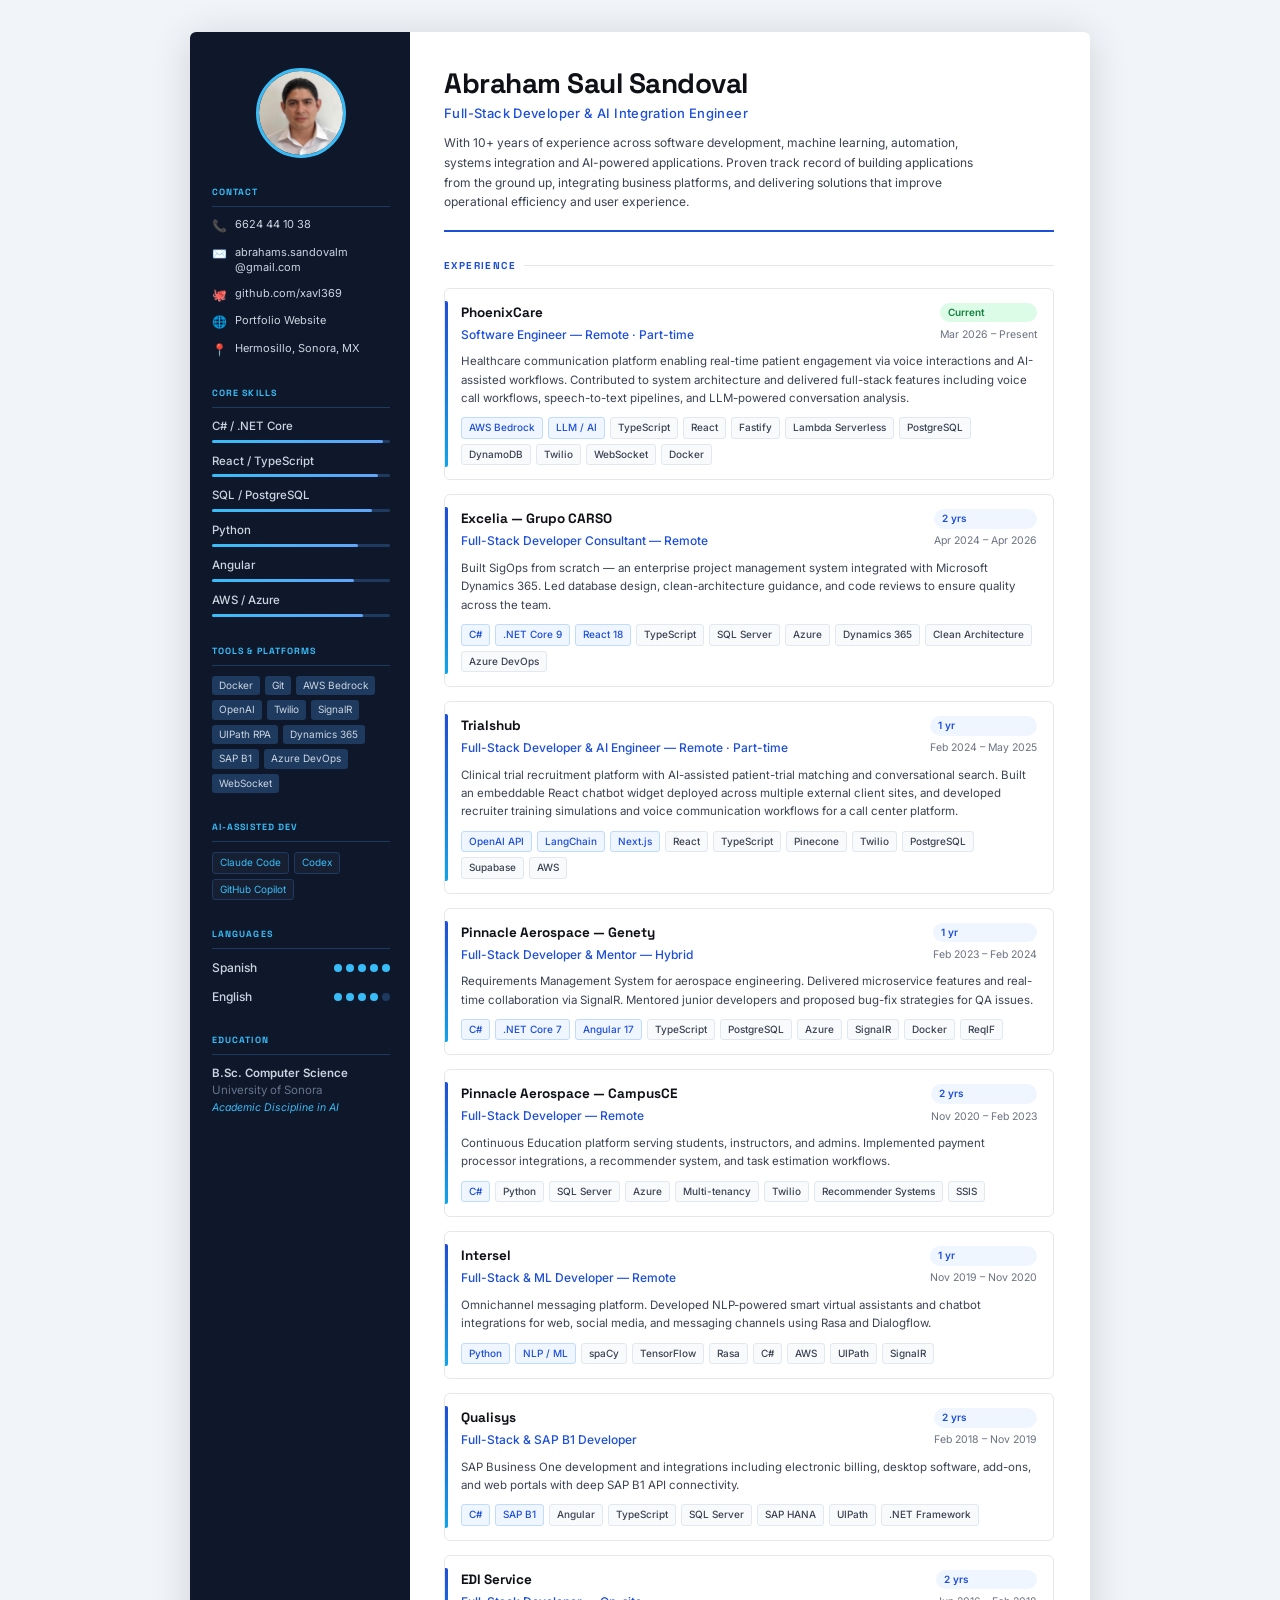
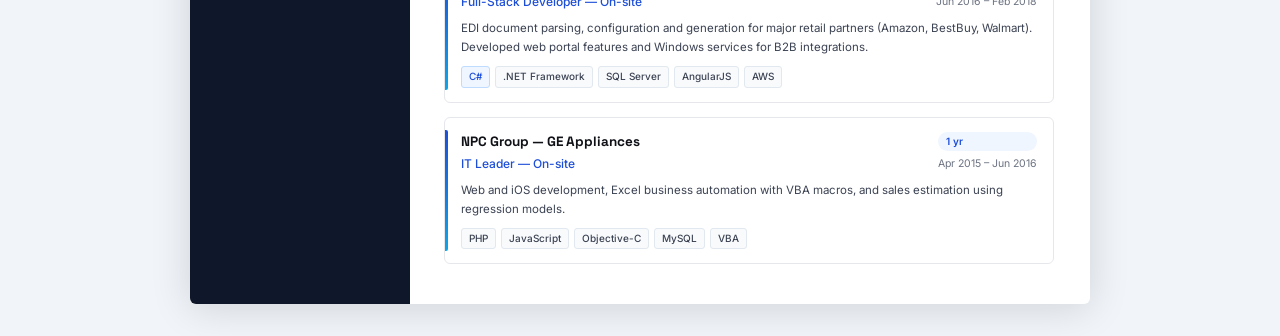
<file: cv_abraham_sandoval.html>
<!DOCTYPE html>
<html lang="en">
<head>
<meta charset="UTF-8">
<meta name="viewport" content="width=device-width, initial-scale=1.0">
<title>Abraham Saul Sandoval — Full-Stack & AI Developer</title>
<style>
  @import url('https://fonts.googleapis.com/css2?family=Inter:wght@300;400;500;600;700&family=Space+Grotesk:wght@400;500;700&display=swap');

  *, *::before, *::after { box-sizing: border-box; margin: 0; padding: 0; }

  :root {
    --ink:      #0f1117;
    --slate:    #3b4252;
    --mid:      #6b7280;
    --rule:     #e5e7eb;
    --page:     #ffffff;
    --accent:   #1d4ed8;   /* deep tech blue */
    --accent2:  #0ea5e9;   /* sky highlight */
    --chip-bg:  #eff6ff;
    --chip-txt: #1d4ed8;
    --sidebar:  #0f172a;   /* near-black sidebar */
    --sidebar2: #1e293b;
    --s-text:   #cbd5e1;
    --s-mid:    #64748b;
    --s-accent: #38bdf8;
  }

  html { font-size: 13px; }

  body {
    font-family: 'Inter', sans-serif;
    background: #f1f5f9;
    color: var(--ink);
    line-height: 1.55;
    -webkit-print-color-adjust: exact;
    print-color-adjust: exact;
  }

  /* ── PAGE SHELL ── */
  .page {
    display: grid;
    grid-template-columns: 220px 1fr;
    min-height: 100vh;
    max-width: 900px;
    margin: 32px auto;
    background: var(--page);
    box-shadow: 0 4px 40px rgba(0,0,0,.14);
    border-radius: 6px;
    overflow: hidden;
  }

  /* ── SIDEBAR ── */
  .sidebar {
    background: var(--sidebar);
    color: var(--s-text);
    padding: 36px 20px 36px 22px;
    display: flex;
    flex-direction: column;
    gap: 28px;
  }

  .avatar-wrap {
    display: flex;
    justify-content: center;
  }
  .avatar {
    width: 90px; height: 90px;
    border-radius: 50%;
    border: 3px solid var(--s-accent);
    object-fit: cover;
    background: var(--sidebar2);
    display: flex; align-items: center; justify-content: center;
    font-size: 2rem; font-weight: 700; color: var(--s-accent);
    letter-spacing: -1px;
  }

  .s-section { display: flex; flex-direction: column; gap: 10px; }

  .s-label {
    font-family: 'Space Grotesk', sans-serif;
    font-size: 9px;
    font-weight: 700;
    letter-spacing: .12em;
    text-transform: uppercase;
    color: var(--s-accent);
    padding-bottom: 6px;
    border-bottom: 1px solid #1e3a5f;
  }

  .s-contact-row {
    display: flex; align-items: flex-start; gap: 8px;
    font-size: 11px; color: var(--s-text); line-height: 1.4;
  }
  .s-contact-row .icon { font-size: 12px; flex-shrink: 0; margin-top: 1px; color: var(--s-accent); }
  .s-contact-row a { color: var(--s-text); text-decoration: none; }
  .s-contact-row a:hover { color: var(--s-accent); }

  /* skill chips in sidebar */
  .skill-group { display: flex; flex-direction: column; gap: 4px; }
  .skill-name { font-size: 11.5px; color: var(--s-text); font-weight: 500; }
  .skill-bar { height: 3px; background: #1e3a5f; border-radius: 2px; }
  .skill-bar-fill { height: 100%; border-radius: 2px; background: linear-gradient(90deg, var(--s-accent), #60a5fa); }

  /* languages */
  .lang-row { display: flex; justify-content: space-between; align-items: center; }
  .lang-name { font-size: 12px; color: var(--s-text); font-weight: 500; }
  .lang-dots { display: flex; gap: 4px; }
  .dot { width: 8px; height: 8px; border-radius: 50%; }
  .dot.filled { background: var(--s-accent); }
  .dot.empty  { background: #1e3a5f; }

  /* education sidebar */
  .edu-item { font-size: 11.5px; line-height: 1.5; }
  .edu-deg { font-weight: 600; color: var(--s-text); }
  .edu-school { color: var(--s-mid); }
  .edu-field { color: var(--s-accent); font-size: 10.5px; font-style: italic; }

  /* ── MAIN ── */
  .main {
    padding: 36px 36px 40px 34px;
    display: flex;
    flex-direction: column;
    gap: 26px;
  }

  /* name / title hero */
  .hero { border-bottom: 2px solid var(--accent); padding-bottom: 18px; }
  .hero-name {
    font-family: 'Space Grotesk', sans-serif;
    font-size: 28px;
    font-weight: 700;
    color: var(--ink);
    letter-spacing: -.5px;
    line-height: 1.1;
  }
  .hero-title {
    margin-top: 4px;
    font-size: 13px;
    font-weight: 500;
    color: var(--accent);
    letter-spacing: .03em;
  }
  .hero-summary {
    margin-top: 10px;
    font-size: 12px;
    color: var(--slate);
    line-height: 1.65;
    max-width: 540px;
  }

  /* section header */
  .section { display: flex; flex-direction: column; gap: 14px; }
  .section-head {
    font-family: 'Space Grotesk', sans-serif;
    font-size: 10px;
    font-weight: 700;
    letter-spacing: .14em;
    text-transform: uppercase;
    color: var(--accent);
    display: flex;
    align-items: center;
    gap: 8px;
  }
  .section-head::after {
    content: '';
    flex: 1;
    height: 1px;
    background: var(--rule);
  }

  /* experience cards */
  .exp-card {
    display: grid;
    grid-template-columns: 1fr auto;
    gap: 2px 12px;
    padding: 14px 16px;
    border: 1px solid var(--rule);
    border-radius: 6px;
    position: relative;
    transition: box-shadow .15s;
  }
  .exp-card::before {
    content: '';
    position: absolute;
    left: 0; top: 12px; bottom: 12px;
    width: 3px;
    background: linear-gradient(180deg, var(--accent), var(--accent2));
    border-radius: 0 2px 2px 0;
  }
  .exp-card:hover { box-shadow: 0 2px 12px rgba(29,78,216,.10); }

  .exp-company {
    font-family: 'Space Grotesk', sans-serif;
    font-size: 13.5px;
    font-weight: 700;
    color: var(--ink);
    grid-column: 1;
  }
  .exp-badge {
    font-size: 10px;
    font-weight: 600;
    padding: 2px 8px;
    border-radius: 20px;
    background: var(--chip-bg);
    color: var(--chip-txt);
    white-space: nowrap;
    align-self: start;
    grid-column: 2;
    grid-row: 1;
  }
  .exp-badge.current { background: #dcfce7; color: #15803d; }
  .exp-role {
    font-size: 12px;
    font-weight: 500;
    color: var(--accent);
    grid-column: 1;
  }
  .exp-period {
    font-size: 10.5px;
    color: var(--mid);
    grid-column: 2;
    grid-row: 2;
    align-self: center;
    white-space: nowrap;
    text-align: right;
  }
  .exp-desc {
    font-size: 11.5px;
    color: var(--slate);
    line-height: 1.6;
    grid-column: 1 / -1;
    margin-top: 6px;
  }
  .exp-stack {
    grid-column: 1 / -1;
    display: flex;
    flex-wrap: wrap;
    gap: 5px;
    margin-top: 8px;
  }
  .tag {
    font-size: 10px;
    font-weight: 500;
    padding: 2px 7px;
    border-radius: 3px;
    background: #f8fafc;
    border: 1px solid #e2e8f0;
    color: var(--slate);
  }
  .tag.hl { background: var(--chip-bg); border-color: #bfdbfe; color: var(--accent); }

  /* ── PRINT ── */
  @media print {
    body { background: white; }
    .page { margin: 0; box-shadow: none; border-radius: 0; max-width: 100%; }
    @page { margin: 0; size: letter; }
  }
</style>
</head>
<body>
<div class="page">

  <!-- ═══ SIDEBAR ═══ -->
  <aside class="sidebar">

    <div class="avatar-wrap">
      <img class="avatar" src="[data-uri]" alt="Abraham Saul Sandoval">
    </div>

    <!-- Contact -->
    <div class="s-section">
      <div class="s-label">Contact</div>
      <div class="s-contact-row"><span class="icon">📞</span><span>6624 44 10 38</span></div>
      <div class="s-contact-row"><span class="icon">✉️</span><a href="mailto:abrahams.sandovalm@gmail.com">abrahams.sandovalm<br>@gmail.com</a></div>
      <div class="s-contact-row"><span class="icon">🐙</span><a href="https://github.com/xavl369" target="_blank">github.com/xavl369</a></div>
      <div class="s-contact-row"><span class="icon">🌐</span><a href="https://xavl369.github.io/portfolio-website/" target="_blank">Portfolio Website</a></div>
      <div class="s-contact-row"><span class="icon">📍</span><span>Hermosillo, Sonora, MX</span></div>
    </div>

    <!-- Core Skills -->
    <div class="s-section">
      <div class="s-label">Core Skills</div>
      <div class="skill-group">
        <div class="skill-name">C# / .NET Core</div>
        <div class="skill-bar"><div class="skill-bar-fill" style="width:96%"></div></div>
      </div>
      <div class="skill-group">
        <div class="skill-name">React / TypeScript</div>
        <div class="skill-bar"><div class="skill-bar-fill" style="width:93%"></div></div>
      </div>
      <div class="skill-group">
        <div class="skill-name">SQL / PostgreSQL</div>
        <div class="skill-bar"><div class="skill-bar-fill" style="width:90%"></div></div>
      </div>
      <div class="skill-group">
        <div class="skill-name">Python</div>
        <div class="skill-bar"><div class="skill-bar-fill" style="width:82%"></div></div>
      </div>
      <div class="skill-group">
        <div class="skill-name">Angular</div>
        <div class="skill-bar"><div class="skill-bar-fill" style="width:80%"></div></div>
      </div>
      <div class="skill-group">
        <div class="skill-name">AWS / Azure</div>
        <div class="skill-bar"><div class="skill-bar-fill" style="width:85%"></div></div>
      </div>
    </div>

    <!-- Tools -->
    <div class="s-section">
      <div class="s-label">Tools &amp; Platforms</div>
      <div style="display:flex;flex-wrap:wrap;gap:5px">
        <span style="background:#1e3a5f;color:var(--s-text);font-size:10px;padding:2px 7px;border-radius:3px">Docker</span>
        <span style="background:#1e3a5f;color:var(--s-text);font-size:10px;padding:2px 7px;border-radius:3px">Git</span>
        <span style="background:#1e3a5f;color:var(--s-text);font-size:10px;padding:2px 7px;border-radius:3px">AWS Bedrock</span>
        <span style="background:#1e3a5f;color:var(--s-text);font-size:10px;padding:2px 7px;border-radius:3px">OpenAI</span>
        <span style="background:#1e3a5f;color:var(--s-text);font-size:10px;padding:2px 7px;border-radius:3px">Twilio</span>
        <span style="background:#1e3a5f;color:var(--s-text);font-size:10px;padding:2px 7px;border-radius:3px">SignalR</span>
        <span style="background:#1e3a5f;color:var(--s-text);font-size:10px;padding:2px 7px;border-radius:3px">UIPath RPA</span>
        <span style="background:#1e3a5f;color:var(--s-text);font-size:10px;padding:2px 7px;border-radius:3px">Dynamics 365</span>
        <span style="background:#1e3a5f;color:var(--s-text);font-size:10px;padding:2px 7px;border-radius:3px">SAP B1</span>
        <span style="background:#1e3a5f;color:var(--s-text);font-size:10px;padding:2px 7px;border-radius:3px">Azure DevOps</span>
        <span style="background:#1e3a5f;color:var(--s-text);font-size:10px;padding:2px 7px;border-radius:3px">WebSocket</span>
      </div>
    </div>

    <!-- AI Dev Tools -->
    <div class="s-section">
      <div class="s-label">AI-Assisted Dev</div>
      <div style="display:flex;flex-wrap:wrap;gap:5px">
        <span style="background:#162032;color:#38bdf8;font-size:10px;padding:2px 7px;border-radius:3px;border:1px solid #1e3a5f">Claude Code</span>
        <span style="background:#162032;color:#38bdf8;font-size:10px;padding:2px 7px;border-radius:3px;border:1px solid #1e3a5f">Codex</span>
        <span style="background:#162032;color:#38bdf8;font-size:10px;padding:2px 7px;border-radius:3px;border:1px solid #1e3a5f">GitHub Copilot</span>
      </div>
    </div>

    <!-- Languages -->
    <div class="s-section">
      <div class="s-label">Languages</div>
      <div class="lang-row">
        <span class="lang-name">Spanish</span>
        <div class="lang-dots">
          <div class="dot filled"></div><div class="dot filled"></div>
          <div class="dot filled"></div><div class="dot filled"></div><div class="dot filled"></div>
        </div>
      </div>
      <div class="lang-row">
        <span class="lang-name">English</span>
        <div class="lang-dots">
          <div class="dot filled"></div><div class="dot filled"></div>
          <div class="dot filled"></div><div class="dot filled"></div><div class="dot empty"></div>
        </div>
      </div>
    </div>

    <!-- Education -->
    <div class="s-section">
      <div class="s-label">Education</div>
      <div class="edu-item">
        <div class="edu-deg">B.Sc. Computer Science</div>
        <div class="edu-school">University of Sonora</div>
        <div class="edu-field">Academic Discipline in AI</div>
      </div>
    </div>

  </aside>

  <!-- ═══ MAIN ═══ -->
  <main class="main">

    <!-- Hero -->
    <div class="hero">
      <div class="hero-name">Abraham Saul Sandoval</div>
      <div class="hero-title">Full-Stack Developer &amp; AI Integration Engineer</div>
       <p class="hero-summary">
        With 10+ years of experience across software development, machine learning, automation, systems integration and AI-powered applications.

Proven track record of building applications from the ground up, integrating business platforms, and delivering solutions that improve operational efficiency and user experience.
      </p>
    </div>

    <!-- Experience -->
    <div class="section">
      <div class="section-head">Experience</div>

      <!-- PhoenixCare -->
      <div class="exp-card">
        <div class="exp-company">PhoenixCare</div>
        <div class="exp-badge current">Current</div>
        <div class="exp-role">Software Engineer — Remote · Part-time</div>
        <div class="exp-period">Mar 2026 – Present</div>
        <div class="exp-desc">
          Healthcare communication platform enabling real-time patient engagement via voice interactions
          and AI-assisted workflows. Contributed to system architecture and delivered full-stack features
          including voice call workflows, speech-to-text pipelines, and LLM-powered conversation analysis.
        </div>
        <div class="exp-stack">
          <span class="tag hl">AWS Bedrock</span><span class="tag hl">LLM / AI</span>
          <span class="tag">TypeScript</span><span class="tag">React</span>
          <span class="tag">Fastify</span><span class="tag">Lambda Serverless</span>
          <span class="tag">PostgreSQL</span><span class="tag">DynamoDB</span>
          <span class="tag">Twilio</span><span class="tag">WebSocket</span><span class="tag">Docker</span>
        </div>
      </div>

      <!-- Excelia -->
      <div class="exp-card">
        <div class="exp-company">Excelia — Grupo CARSO</div>
        <div class="exp-badge">2 yrs</div>
        <div class="exp-role">Full-Stack Developer Consultant — Remote</div>
        <div class="exp-period">Apr 2024 – Apr 2026</div>
        <div class="exp-desc">
          Built SigOps from scratch — an enterprise project management system integrated with
          Microsoft Dynamics 365. Led database design, clean-architecture guidance, and code reviews
          to ensure quality across the team.
        </div>
        <div class="exp-stack">
          <span class="tag hl">C#</span><span class="tag hl">.NET Core 9</span>
          <span class="tag hl">React 18</span>
          <span class="tag">TypeScript</span><span class="tag">SQL Server</span>
          <span class="tag">Azure</span><span class="tag">Dynamics 365</span>
          <span class="tag">Clean Architecture</span><span class="tag">Azure DevOps</span>
        </div>
      </div>

      <!-- Trialshub -->
      <div class="exp-card">
        <div class="exp-company">Trialshub</div>
        <div class="exp-badge">1 yr</div>
        <div class="exp-role">Full-Stack Developer &amp; AI Engineer — Remote · Part-time</div>
        <div class="exp-period">Feb 2024 – May 2025</div>
        <div class="exp-desc">
          Clinical trial recruitment platform with AI-assisted patient-trial matching and conversational search.
          Built an embeddable React chatbot widget deployed across multiple external client sites, and developed
          recruiter training simulations and voice communication workflows for a call center platform.
        </div>
        <div class="exp-stack">
          <span class="tag hl">OpenAI API</span><span class="tag hl">LangChain</span>
          <span class="tag hl">Next.js</span>
          <span class="tag">React</span><span class="tag">TypeScript</span>
          <span class="tag">Pinecone</span><span class="tag">Twilio</span>
          <span class="tag">PostgreSQL</span><span class="tag">Supabase</span><span class="tag">AWS</span>
        </div>
      </div>

      <!-- Pinnacle Aerospace / Genety -->
      <div class="exp-card">
        <div class="exp-company">Pinnacle Aerospace — Genety</div>
        <div class="exp-badge">1 yr</div>
        <div class="exp-role">Full-Stack Developer &amp; Mentor — Hybrid</div>
        <div class="exp-period">Feb 2023 – Feb 2024</div>
        <div class="exp-desc">
          Requirements Management System for aerospace engineering. Delivered microservice features
          and real-time collaboration via SignalR. Mentored junior developers and proposed bug-fix
          strategies for QA issues.
        </div>
        <div class="exp-stack">
          <span class="tag hl">C#</span><span class="tag hl">.NET Core 7</span>
          <span class="tag hl">Angular 17</span>
          <span class="tag">TypeScript</span><span class="tag">PostgreSQL</span>
          <span class="tag">Azure</span><span class="tag">SignalR</span>
          <span class="tag">Docker</span><span class="tag">ReqIF</span>
        </div>
      </div>

      <!-- CampusCE -->
      <div class="exp-card">
        <div class="exp-company">Pinnacle Aerospace — CampusCE</div>
        <div class="exp-badge">2 yrs</div>
        <div class="exp-role">Full-Stack Developer — Remote</div>
        <div class="exp-period">Nov 2020 – Feb 2023</div>
        <div class="exp-desc">
          Continuous Education platform serving students, instructors, and admins.
          Implemented payment processor integrations, a recommender system, and task estimation workflows.
        </div>
        <div class="exp-stack">
          <span class="tag hl">C#</span><span class="tag">Python</span>
          <span class="tag">SQL Server</span><span class="tag">Azure</span>
          <span class="tag">Multi-tenancy</span><span class="tag">Twilio</span>
          <span class="tag">Recommender Systems</span><span class="tag">SSIS</span>
        </div>
      </div>

      <!-- Intersel -->
      <div class="exp-card">
        <div class="exp-company">Intersel</div>
        <div class="exp-badge">1 yr</div>
        <div class="exp-role">Full-Stack &amp; ML Developer — Remote</div>
        <div class="exp-period">Nov 2019 – Nov 2020</div>
        <div class="exp-desc">
          Omnichannel messaging platform. Developed NLP-powered smart virtual assistants and chatbot
          integrations for web, social media, and messaging channels using Rasa and Dialogflow.
        </div>
        <div class="exp-stack">
          <span class="tag hl">Python</span><span class="tag hl">NLP / ML</span>
          <span class="tag">spaCy</span><span class="tag">TensorFlow</span>
          <span class="tag">Rasa</span><span class="tag">C#</span>
          <span class="tag">AWS</span><span class="tag">UIPath</span><span class="tag">SignalR</span>
        </div>
      </div>

      <!-- Qualisys -->
      <div class="exp-card">
        <div class="exp-company">Qualisys</div>
        <div class="exp-badge">2 yrs</div>
        <div class="exp-role">Full-Stack &amp; SAP B1 Developer</div>
        <div class="exp-period">Feb 2018 – Nov 2019</div>
        <div class="exp-desc">
          SAP Business One development and integrations including electronic billing, desktop software,
          add-ons, and web portals with deep SAP B1 API connectivity.
        </div>
        <div class="exp-stack">
          <span class="tag hl">C#</span><span class="tag hl">SAP B1</span>
          <span class="tag">Angular</span><span class="tag">TypeScript</span>
          <span class="tag">SQL Server</span><span class="tag">SAP HANA</span>
          <span class="tag">UIPath</span><span class="tag">.NET Framework</span>
        </div>
      </div>

      <!-- EDI Service -->
      <div class="exp-card">
        <div class="exp-company">EDI Service</div>
        <div class="exp-badge">2 yrs</div>
        <div class="exp-role">Full-Stack Developer — On-site</div>
        <div class="exp-period">Jun 2016 – Feb 2018</div>
        <div class="exp-desc">
          EDI document parsing, configuration and generation for major retail partners (Amazon, BestBuy, Walmart).
          Developed web portal features and Windows services for B2B integrations.
        </div>
        <div class="exp-stack">
          <span class="tag hl">C#</span><span class="tag">.NET Framework</span>
          <span class="tag">SQL Server</span><span class="tag">AngularJS</span><span class="tag">AWS</span>
        </div>
      </div>

      <!-- NPC Group / GE Appliances -->
      <div class="exp-card">
        <div class="exp-company">NPC Group — GE Appliances</div>
        <div class="exp-badge">1 yr</div>
        <div class="exp-role">IT Leader — On-site</div>
        <div class="exp-period">Apr 2015 – Jun 2016</div>
        <div class="exp-desc">
          Web and iOS development, Excel business automation with VBA macros, and sales estimation using regression models.
        </div>
        <div class="exp-stack">
          <span class="tag">PHP</span><span class="tag">JavaScript</span>
          <span class="tag">Objective-C</span><span class="tag">MySQL</span><span class="tag">VBA</span>
        </div>
      </div>

      <!-- IENova / Sempra Energy 
      <div class="exp-card">
        <div class="exp-company">IENova — Sempra Energy</div>
        <div class="exp-badge">Intern</div>
        <div class="exp-role">Software Developer Intern — On-site</div>
        <div class="exp-period">Oct 2014 – Apr 2015</div>
        <div class="exp-desc">
          Intranet and iOS app for Occupational Health &amp; Safety. Excel process automation with VBA.
        </div>
        <div class="exp-stack">
          <span class="tag">JavaScript</span><span class="tag">HTML/CSS</span>
          <span class="tag">Objective-C</span><span class="tag">VBA</span>
        </div>
      </div> -->

    </div><!-- /experience -->

  </main>
</div>
</body>
</html>
</file>
